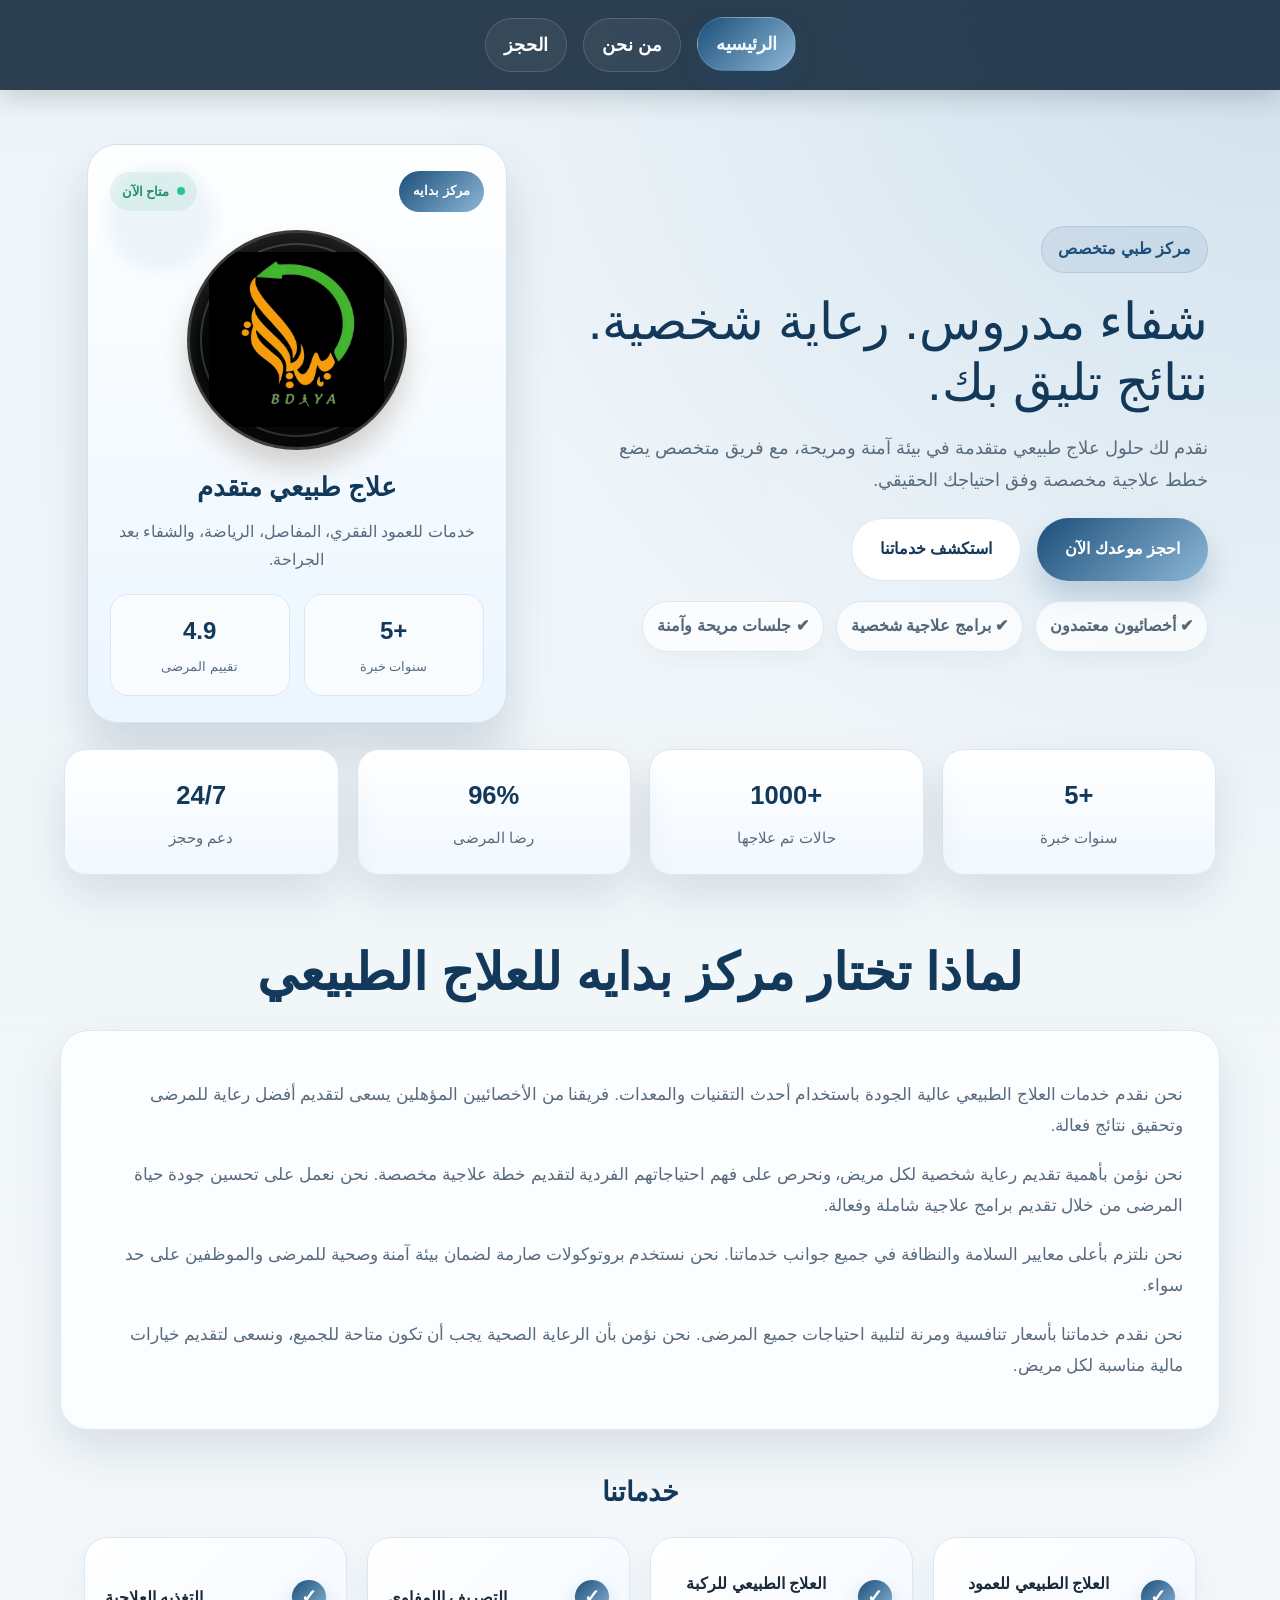
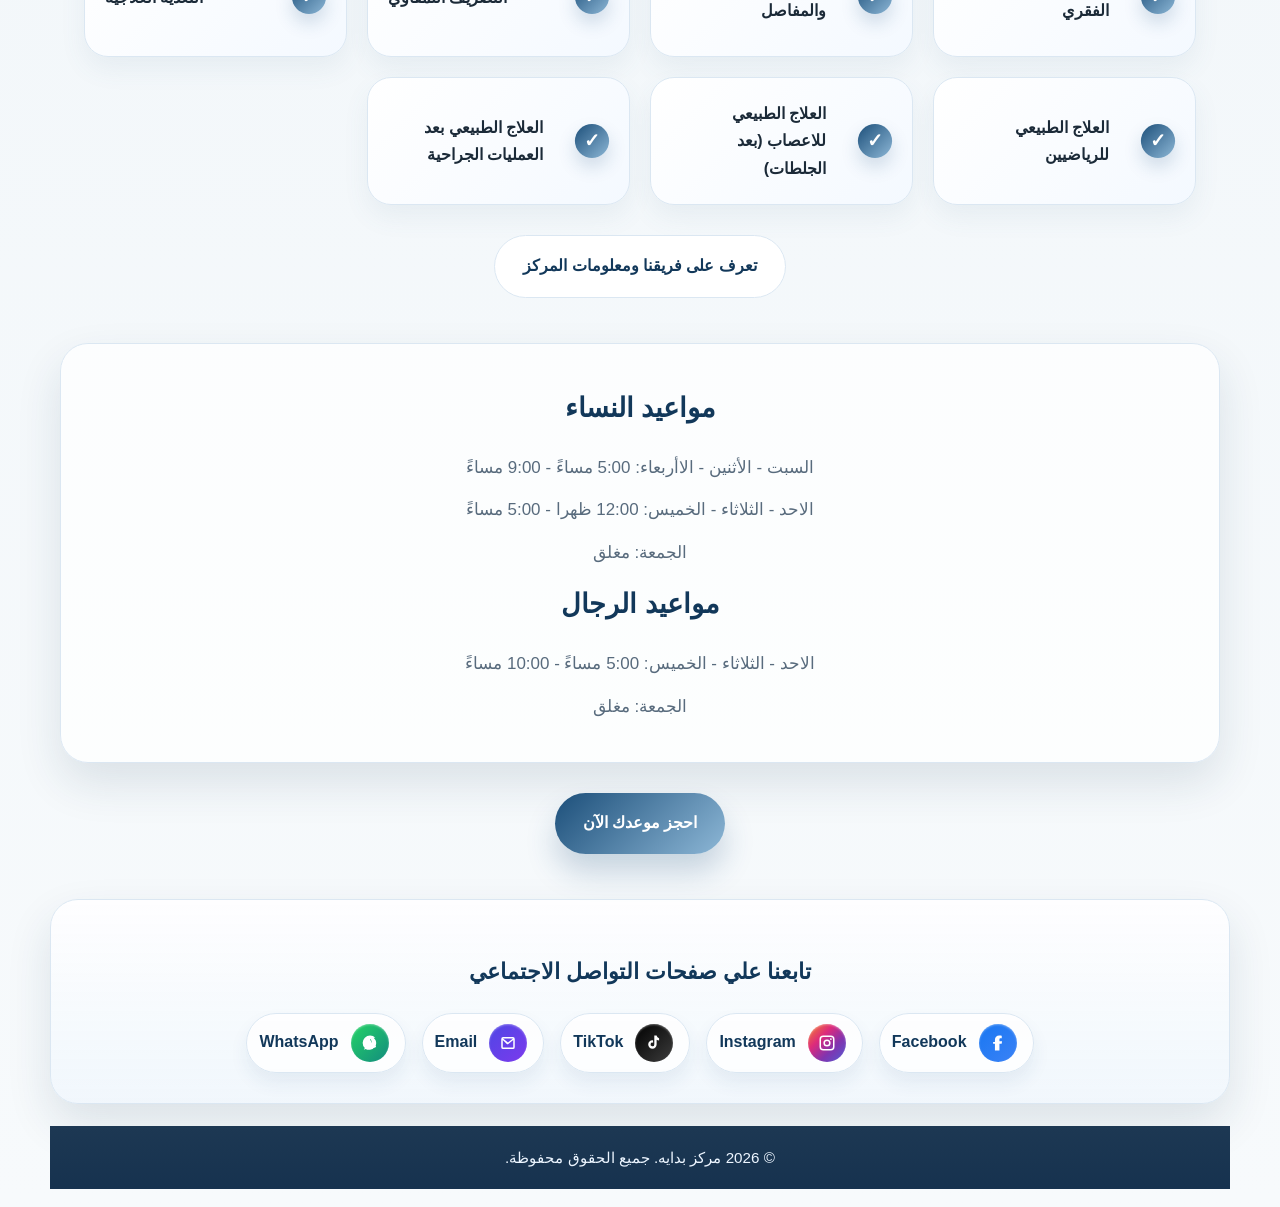
<file: index.html>
<!doctype html>
<html lang="en">
  <head>
    <meta charset="UTF-8" />
    <meta name="viewport" content="width=device-width, initial-scale=1.0" />
    <title>BDAYA - مركز بدايه </title>
    <link rel="stylesheet" href="style.css" />
  </head>
  <body class="body">
    <nav class="nav">
      <a class="nav-link" href="index.html">الرئيسيه</a>
      <a class="nav-link" href="about.html">من نحن</a>
      <a class="nav-link" href="booking.html">الحجز</a>
    </nav>

    <header class="hero reveal">
      <div class="hero-content">
        <span class="eyebrow">مركز طبي متخصص</span>
        <h1>شفاء مدروس. رعاية شخصية. نتائج تليق بك.</h1>
        <p>
          نقدم لك حلول علاج طبيعي متقدمة في بيئة آمنة ومريحة، مع فريق متخصص
          يضع خطط علاجية مخصصة وفق احتياجك الحقيقي.
        </p>

        <div class="hero-actions">
          <a class="primary-btn" href="#booking">احجز موعدك الآن</a>
          <a class="secondary-btn" href="#services">استكشف خدماتنا</a>
        </div>

        <div class="hero-badges">
          <span>✔ أخصائيون معتمدون</span>
          <span>✔ برامج علاجية شخصية</span>
          <span>✔ جلسات مريحة وآمنة</span>
        </div>
      </div>

      <div class="hero-visual">
        <div class="doctor-card">
          <div class="doctor-card-head">
            <span class="brand-pill">مركز بدايه</span>
            <span class="status-dot">متاح الآن</span>
          </div>

          <div class="doctor-figure">
            <div class="doctor-avatar">
              <img class="doctor-logo" src="assets/logo.png" alt="BDAYA logo" />
            </div>
          </div>

          <div class="doctor-info">
            <h3>علاج طبيعي متقدم</h3>
            <p>خدمات للعمود الفقري، المفاصل، الرياضة، والشفاء بعد الجراحة.</p>
          </div>

          <div class="mini-stats">
            <div>
              <strong>+5</strong>
              <span>سنوات خبرة</span>
            </div>
            <div>
              <strong>4.9</strong>
              <span>تقييم المرضى</span>
            </div>
          </div>
        </div>
      </div>
    </header>

    <section class="stats-grid reveal">
      <div class="stat-card">
        <strong>+5</strong>
        <span>سنوات خبرة</span>
      </div>
      <div class="stat-card">
        <strong>+1000</strong>
        <span>حالات تم علاجها</span>
      </div>
      <div class="stat-card">
        <strong>96%</strong>
        <span>رضا المرضى</span>
      </div>
      <div class="stat-card">
        <strong>24/7</strong>
        <span>دعم وحجز</span>
      </div>
    </section>

    <main class="main-page">
      <h2 class="main-title reveal">لماذا تختار مركز بدايه للعلاج الطبيعي</h2>

      <section class="about-section reveal">
        <div class="text">
          <p>
            نحن نقدم خدمات العلاج الطبيعي عالية الجودة باستخدام أحدث التقنيات
            والمعدات. فريقنا من الأخصائيين المؤهلين يسعى لتقديم أفضل رعاية للمرضى
            وتحقيق نتائج فعالة.
          </p>
          <p>
            نحن نؤمن بأهمية تقديم رعاية شخصية لكل مريض، ونحرص على فهم احتياجاتهم
            الفردية لتقديم خطة علاجية مخصصة. نحن نعمل على تحسين جودة حياة المرضى من
            خلال تقديم برامج علاجية شاملة وفعالة.
          </p>
          <p>
            نحن نلتزم بأعلى معايير السلامة والنظافة في جميع جوانب خدماتنا. نحن
            نستخدم بروتوكولات صارمة لضمان بيئة آمنة وصحية للمرضى والموظفين على حد
            سواء.
          </p>
          <p>
            نحن نقدم خدماتنا بأسعار تنافسية ومرنة لتلبية احتياجات جميع المرضى. نحن
            نؤمن بأن الرعاية الصحية يجب أن تكون متاحة للجميع، ونسعى لتقديم خيارات
            مالية مناسبة لكل مريض.
          </p>
        </div>
      </section>

      <section class="services-section reveal" id="services">
        <h3 class="section-title">خدماتنا</h3>
        <ul class="services-list">
          <li class="service-item">العلاج الطبيعي للعمود الفقري</li>
          <li class="service-item">العلاج الطبيعي للركبة والمفاصل</li>
          <li class="service-item">التصريف اللمفاوي</li>
          <li class="service-item">التغذيه العلاجية</li>
          <li class="service-item">العلاج الطبيعي للرياضيين</li>
          <li class="service-item">العلاج الطبيعي للاعصاب (بعد الجلطات)</li>
          <li class="service-item">العلاج الطبيعي بعد العمليات الجراحية</li>
        </ul>

        <div class="booking-wrap reveal">
          <a class="secondary-btn" href="about.html">تعرف على فريقنا ومعلومات المركز</a>
        </div>
      </section>

      <section class="schedule-section reveal" id="booking">
        <data class="schedule-box">
          <h3 class="section-title">مواعيد النساء</h3>
          <p class="schedule-text">السبت - الأثنين - الاأربعاء: 5:00 مساءً - 9:00 مساءً</p>
          <p class="schedule-text">الاحد - الثلاثاء - الخميس: 12:00 ظهرا - 5:00 مساءً</p>
          <p class="schedule-text">الجمعة: مغلق</p>

          <h3 class="section-title">مواعيد الرجال</h3>
          <p class="schedule-text">الاحد - الثلاثاء - الخميس: 5:00 مساءً - 10:00 مساءً</p>
          <p class="schedule-text">الجمعة: مغلق</p>
        </data>
      </section>

      <div class="booking-wrap reveal">
                <a class="primary-btn" href="booking.html">احجز موعدك الآن</a>
      </div>
    </main>

    <footer class="contact-footer reveal">
      <p class="footer-title">تابعنا علي صفحات التواصل الاجتماعي</p>

      <div class="social-links">
        <a class="social-link facebook" href="https://www.facebook.com/share/1BY9pbhj4E/" aria-label="Facebook">
          <span class="social-icon">
            <svg viewBox="0 0 24 24" aria-hidden="true"><path d="M13.9 22v-9h3l.5-3.5h-3.5V7.2c0-1 .3-1.7 1.8-1.7H17V2.3c-.4-.1-1.8-.3-3.4-.3-3.4 0-5.7 2.1-5.7 5.9v2.6H5.5V13h2.4v9h6Z"/></svg>
          </span>
          <span class="social-text">Facebook</span>
        </a>

        <a class="social-link instagram" href="https://www.instagram.com/bdaya.pt?igsh=MXU1NzNsdmlxMzZyaQ==" aria-label="Instagram">
          <span class="social-icon">
            <svg viewBox="0 0 24 24" aria-hidden="true"><path d="M7 2h10a5 5 0 0 1 5 5v10a5 5 0 0 1-5 5H7a5 5 0 0 1-5-5V7a5 5 0 0 1 5-5Zm0 2a3 3 0 0 0-3 3v10a3 3 0 0 0 3 3h10a3 3 0 0 0 3-3V7a3 3 0 0 0-3-3H7Zm5 3.2A4.8 4.8 0 1 1 7.2 12 4.8 4.8 0 0 1 12 7.2Zm0 2A2.8 2.8 0 1 0 14.8 12 2.8 2.8 0 0 0 12 9.2Zm5.2-3.6a1.2 1.2 0 1 1-1.2 1.2 1.2 1.2 0 0 1 1.2-1.2Z"/></svg>
          </span>
          <span class="social-text">Instagram</span>
        </a>

        <a class="social-link tiktok" href="https://www.tiktok.com/@mahmoudziada23?_r=1&_t=ZS-98siHdvY14v" aria-label="TikTok">
          <span class="social-icon">
            <svg viewBox="0 0 24 24" aria-hidden="true"><path d="M15.5 2c.5 1.7 1.7 3 3.3 3.5v3.1a8.1 8.1 0 0 1-3.3-1V14a5.6 5.6 0 1 1-5.6-5.6c.3 0 .6 0 .9.1v3.1a2.5 2.5 0 1 0 1.6 2.4V2h3.1Z"/></svg>
          </span>
          <span class="social-text">TikTok</span>
        </a>

        <a class="social-link email" href="mailto:info@bdaya.com" aria-label="Email">
          <span class="social-icon">
            <svg viewBox="0 0 24 24" aria-hidden="true"><path d="M3 6.5A2.5 2.5 0 0 1 5.5 4h13A2.5 2.5 0 0 1 21 6.5v11A2.5 2.5 0 0 1 18.5 20h-13A2.5 2.5 0 0 1 3 17.5v-11Zm2.3-.5 6.7 5.4 6.7-5.4H5.3Zm13.7 2-7 5.6a1 1 0 0 1-1.2 0L5 8v9.5c0 .3.2.5.5.5h13c.3 0 .5-.2.5-.5V8Z"/></svg>
          </span>
          <span class="social-text">Email</span>
        </a>

        <a class="social-link whatsapp" href="https://wa.me/+201062728370" aria-label="WhatsApp">
          <span class="social-icon">
            <svg viewBox="0 0 24 24" aria-hidden="true"><path d="M19.1 4.9A9.3 9.3 0 0 0 5.1 18.8L3.7 21l2.4-1.1A9.2 9.2 0 0 0 12 21a9.2 9.2 0 1 0-7-16.1Zm-7 2.1c.3 0 .6 0 .8.1.2.1.5.4.6.9.2.6.7 2.1.8 2.2.1.1.1.2.1.3 0 .2-.1.5-.2.7l-.2.3c-.2.2-.4.5-.7.6-.2.1-.4.2-.6.1-.2-.1-.9-.3-1.7-.9-.6-.4-1-1-1.2-1.2-.2-.3-.2-.5 0-.8l.3-.4c.1-.1.2-.3.3-.5.1-.2 0-.4-.1-.5l-.4-.9c-.2-.4-.4-.3-.7-.3h-.3c-.2 0-.5.1-.8.5-.3.4-.9 1-.9 2.5s1 3 1.2 3.2c.2.2 2.1 3.5 5.3 4.8.7.3 1.3.5 1.8.7.7.2 1.4.2 1.9.1.6-.1 1.8-.7 2-.9.2-.2.4-.4.5-.7.1-.3.1-.5.1-.8 0-.2-.1-.4-.2-.5l-.8-.9c-.2-.2-.5-.3-.8-.1l-1.2.6c-.2.1-.5.1-.7 0-.2-.1-.8-.3-1.6-.9-.8-.5-1.3-1.2-1.4-1.4-.1-.2-.1-.5.1-.8l.3-.3c.1-.1.2-.2.3-.4.1-.2 0-.4-.1-.5l-.9-2.1c-.1-.3-.3-.4-.5-.4h-.3Z"/></svg>
          </span>
          <span class="social-text">WhatsApp</span>
        </a>
      </div>
    </footer>

    <footer class="copyright-footer reveal">
      <p>&copy; 2026 مركز بدايه. جميع الحقوق محفوظة.</p>
    </footer>

    <script src="script.js"></script>
  </body>
</html>
</file>
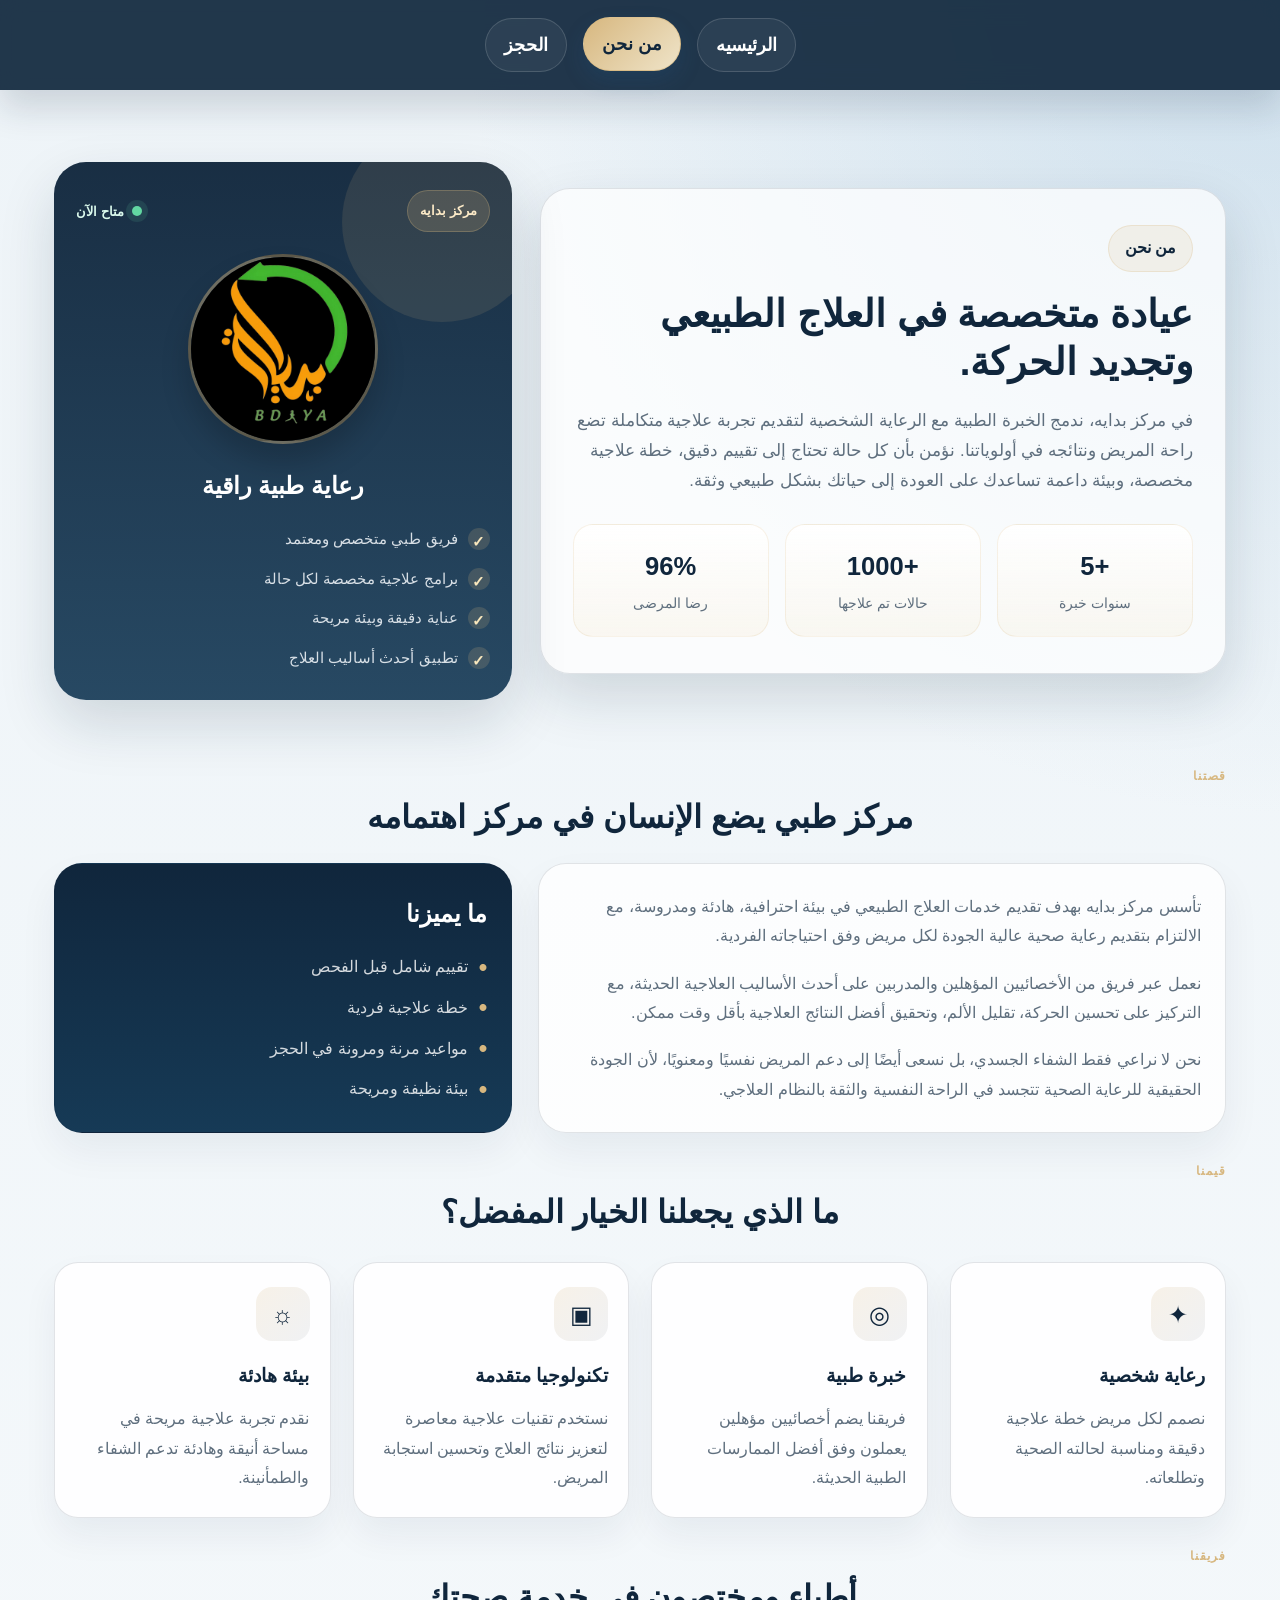
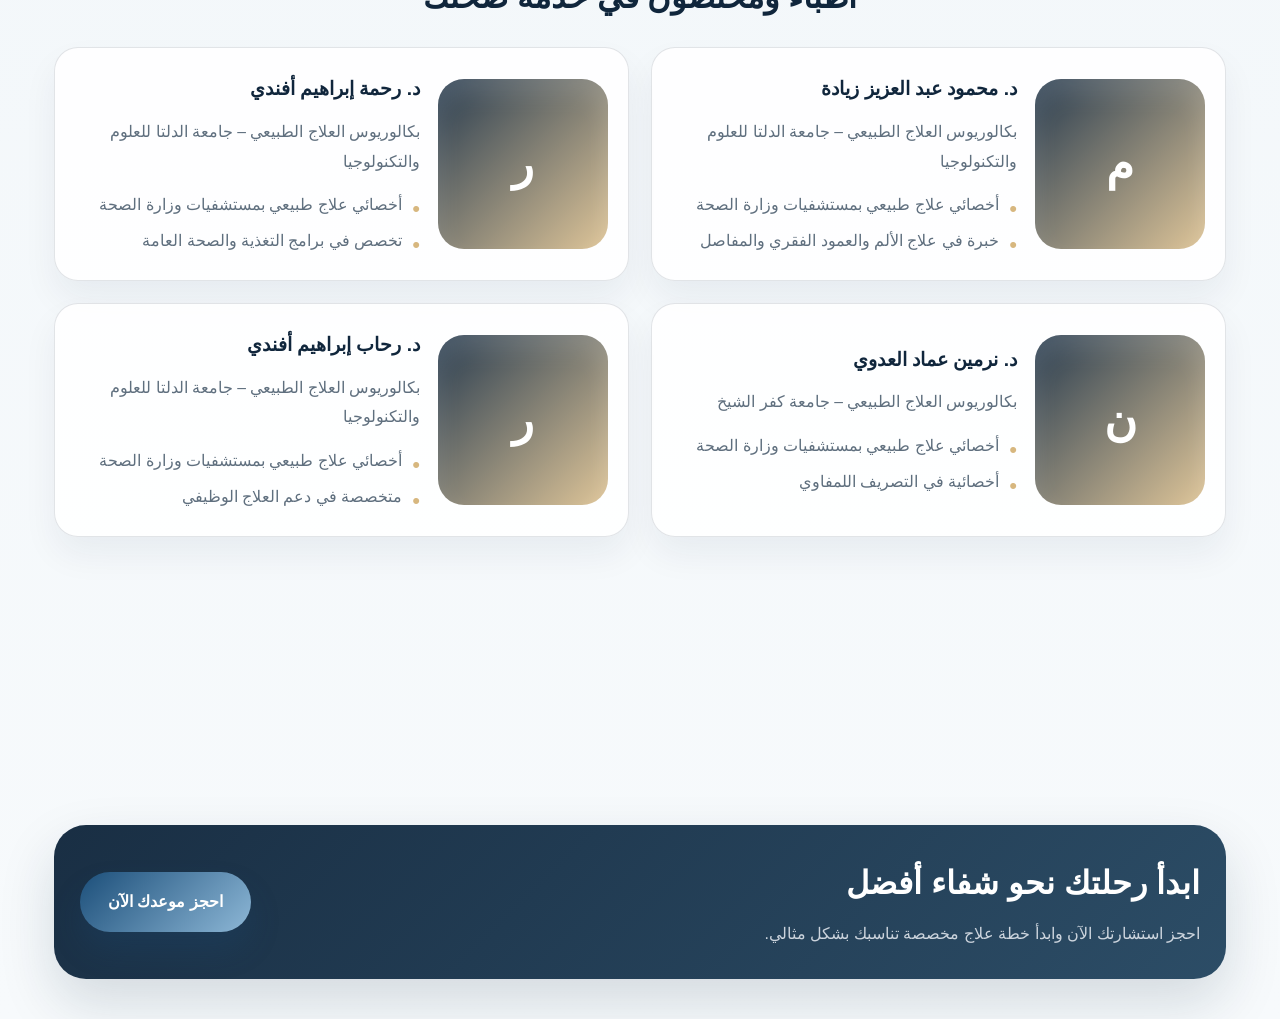
<file: about.html>
<!DOCTYPE html>
<html lang="ar" dir="rtl">
  <head>
    <meta charset="UTF-8" />
    <meta name="viewport" content="width=device-width, initial-scale=1.0" />
    <title>من نحن | مركز بدايه</title>
    <link rel="stylesheet" href="style.css" />
    <link rel="stylesheet" href="about.css" />
  </head>
  <body class="body about-page">
    <nav class="nav">
      <a class="nav-link" href="index.html">الرئيسيه</a>
      <a class="nav-link active" href="about.html">من نحن</a>
      <a class="nav-link" href="booking.html">الحجز</a>
    </nav>

    <header class="about-hero">
      <div class="about-hero__content">
        <span class="eyebrow">من نحن</span>
        <h1>عيادة متخصصة في العلاج الطبيعي وتجديد الحركة.</h1>
        <p>
          في مركز بدايه، ندمج الخبرة الطبية مع الرعاية الشخصية لتقديم تجربة علاجية
          متكاملة تضع راحة المريض ونتائجه في أولوياتنا. نؤمن بأن كل حالة تحتاج إلى
          تقييم دقيق، خطة علاجية مخصصة، وبيئة داعمة تساعدك على العودة إلى حياتك
          بشكل طبيعي وثقة.
        </p>

        <div class="about-hero__stats">
          <div class="about-stat">
            <strong>+5</strong>
            <span>سنوات خبرة</span>
          </div>
          <div class="about-stat">
            <strong>+1000</strong>
            <span>حالات تم علاجها</span>
          </div>
          <div class="about-stat">
            <strong>96%</strong>
            <span>رضا المرضى</span>
          </div>
        </div>
      </div>

      <div class="about-hero__panel">
        <div class="about-panel">
          <div class="about-panel__top">
            <span class="about-panel__badge">مركز بدايه</span>
            <span class="about-panel__status">متاح الآن</span>
          </div>

          <div class="about-panel__logo">
            <img src="assets/logo.png" alt="شعار مركز بدايه" />
          </div>

          <h2 class="about-panel__title">رعاية طبية راقية</h2>

          <ul class="about-panel__list">
            <li>فريق طبي متخصص ومعتمد</li>
            <li>برامج علاجية مخصصة لكل حالة</li>
            <li>عناية دقيقة وبيئة مريحة</li>
            <li>تطبيق أحدث أساليب العلاج</li>
          </ul>
        </div>
      </div>
    </header>

    <section class="about-story">
      <div class="section-kicker">قصتنا</div>
      <h2 class="section-title">مركز طبي يضع الإنسان في مركز اهتمامه</h2>

      <div class="story-grid">
        <div class="story-copy">
          <p>
            تأسس مركز بدايه بهدف تقديم خدمات العلاج الطبيعي في بيئة احترافية، هادئة
            ومدروسة، مع الالتزام بتقديم رعاية صحية عالية الجودة لكل مريض وفق
            احتياجاته الفردية.
          </p>
          <p>
            نعمل عبر فريق من الأخصائيين المؤهلين والمدربين على أحدث الأساليب العلاجية
            الحديثة، مع التركيز على تحسين الحركة، تقليل الألم، وتحقيق أفضل النتائج
            العلاجية بأقل وقت ممكن.
          </p>
          <p>
            نحن لا نراعي فقط الشفاء الجسدي، بل نسعى أيضًا إلى دعم المريض نفسيًا
            ومعنويًا، لأن الجودة الحقيقية للرعاية الصحية تتجسد في الراحة النفسية
            والثقة بالنظام العلاجي.
          </p>
        </div>

        <aside class="story-note">
          <h3>ما يميزنا</h3>
          <ul>
            <li>تقييم شامل قبل الفحص</li>
            <li>خطة علاجية فردية</li>
            <li>مواعيد مرنة ومرونة في الحجز</li>
            <li>بيئة نظيفة ومريحة</li>
          </ul>
        </aside>
      </div>
    </section>

    <section class="about-values">
      <div class="section-kicker">قيمنا</div>
      <h2 class="section-title">ما الذي يجعلنا الخيار المفضل؟</h2>

      <div class="values-grid">
        <article class="value-card">
          <div class="value-card__icon">✦</div>
          <h3>رعاية شخصية</h3>
          <p>نصمم لكل مريض خطة علاجية دقيقة ومناسبة لحالته الصحية وتطلعاته.</p>
        </article>

        <article class="value-card">
          <div class="value-card__icon">◎</div>
          <h3>خبرة طبية</h3>
          <p>فريقنا يضم أخصائيين مؤهلين يعملون وفق أفضل الممارسات الطبية الحديثة.</p>
        </article>

        <article class="value-card">
          <div class="value-card__icon">▣</div>
          <h3>تكنولوجيا متقدمة</h3>
          <p>نستخدم تقنيات علاجية معاصرة لتعزيز نتائج العلاج وتحسين استجابة المريض.</p>
        </article>

        <article class="value-card">
          <div class="value-card__icon">☼</div>
          <h3>بيئة هادئة</h3>
          <p>نقدم تجربة علاجية مريحة في مساحة أنيقة وهادئة تدعم الشفاء والطمأنينة.</p>
        </article>
      </div>
    </section>

    <section class="about-team">
      <div class="section-kicker">فريقنا</div>
      <h2 class="section-title">أطباء ومختصون في خدمة صحتك</h2>

      <div class="team-grid">
        <article class="doctor-card-elite">
          <div class="doctor-portrait">م</div>
          <div>
            <h3>د. محمود عبد العزيز زيادة</h3>
            <p>بكالوريوس العلاج الطبيعي – جامعة الدلتا للعلوم والتكنولوجيا</p>
            <ul>
              <li>أخصائي علاج طبيعي بمستشفيات وزارة الصحة</li>
              <li>خبرة في علاج الألم والعمود الفقري والمفاصل</li>
            </ul>
          </div>
        </article>

        <article class="doctor-card-elite">
          <div class="doctor-portrait">ر</div>
          <div>
            <h3>د. رحمة إبراهيم أفندي</h3>
            <p>بكالوريوس العلاج الطبيعي – جامعة الدلتا للعلوم والتكنولوجيا</p>
            <ul>
              <li>أخصائي علاج طبيعي بمستشفيات وزارة الصحة</li>
              <li>تخصص في برامج التغذية والصحة العامة</li>
            </ul>
          </div>
        </article>

        <article class="doctor-card-elite">
          <div class="doctor-portrait">ن</div>
          <div>
            <h3>د. نرمين عماد العدوي</h3>
            <p>بكالوريوس العلاج الطبيعي – جامعة كفر الشيخ</p>
            <ul>
              <li>أخصائي علاج طبيعي بمستشفيات وزارة الصحة</li>
              <li>أخصائية في التصريف اللمفاوي</li>
            </ul>
          </div>
        </article>

        <article class="doctor-card-elite">
          <div class="doctor-portrait">ر</div>
          <div>
            <h3>د. رحاب إبراهيم أفندي</h3>
            <p>بكالوريوس العلاج الطبيعي – جامعة الدلتا للعلوم والتكنولوجيا</p>
            <ul>
              <li>أخصائي علاج طبيعي بمستشفيات وزارة الصحة</li>
              <li>متخصصة في دعم العلاج الوظيفي</li>
            </ul>
          </div>
        </article>

        <article class="doctor-card-elite">
          <div class="doctor-portrait">م</div>
          <div>
            <h3>د. محمد الشاعر</h3>
            <p>بكالوريوس العلاج الطبيعي – جامعة كفر الشيخ</p>
            <ul>
              <li>أخصائي علاج طبيعي</li>
              <li>أخصائي في الأبر الصينية</li>
            </ul>
          </div>
        </article>

        <article class="doctor-card-elite">
          <div class="doctor-portrait">ع</div>
          <div>
            <h3>د.عبد الرحمن صوار</h3>
            <p>بكالوريوس العلاج الطبيعي – جامعة كفر الشيخ</p>
            <ul>
              <li>أخصائي علاج طبيعي</li>
              <li>أخصائي في العلاج اليدوي</li>
            </ul>
          </div>
        </article>
      </div>
    </section>

    <section class="about-cta">
      <div class="about-cta__box">
        <div>
          <h2>ابدأ رحلتك نحو شفاء أفضل</h2>
          <p>احجز استشارتك الآن وابدأ خطة علاج مخصصة تناسبك بشكل مثالي.</p>
        </div>
        <a class="primary-btn" href="booking.html">احجز موعدك الآن</a>
      </div>
    </section>

    <script src="about.js"></script>
  </body>
</html>
</file>
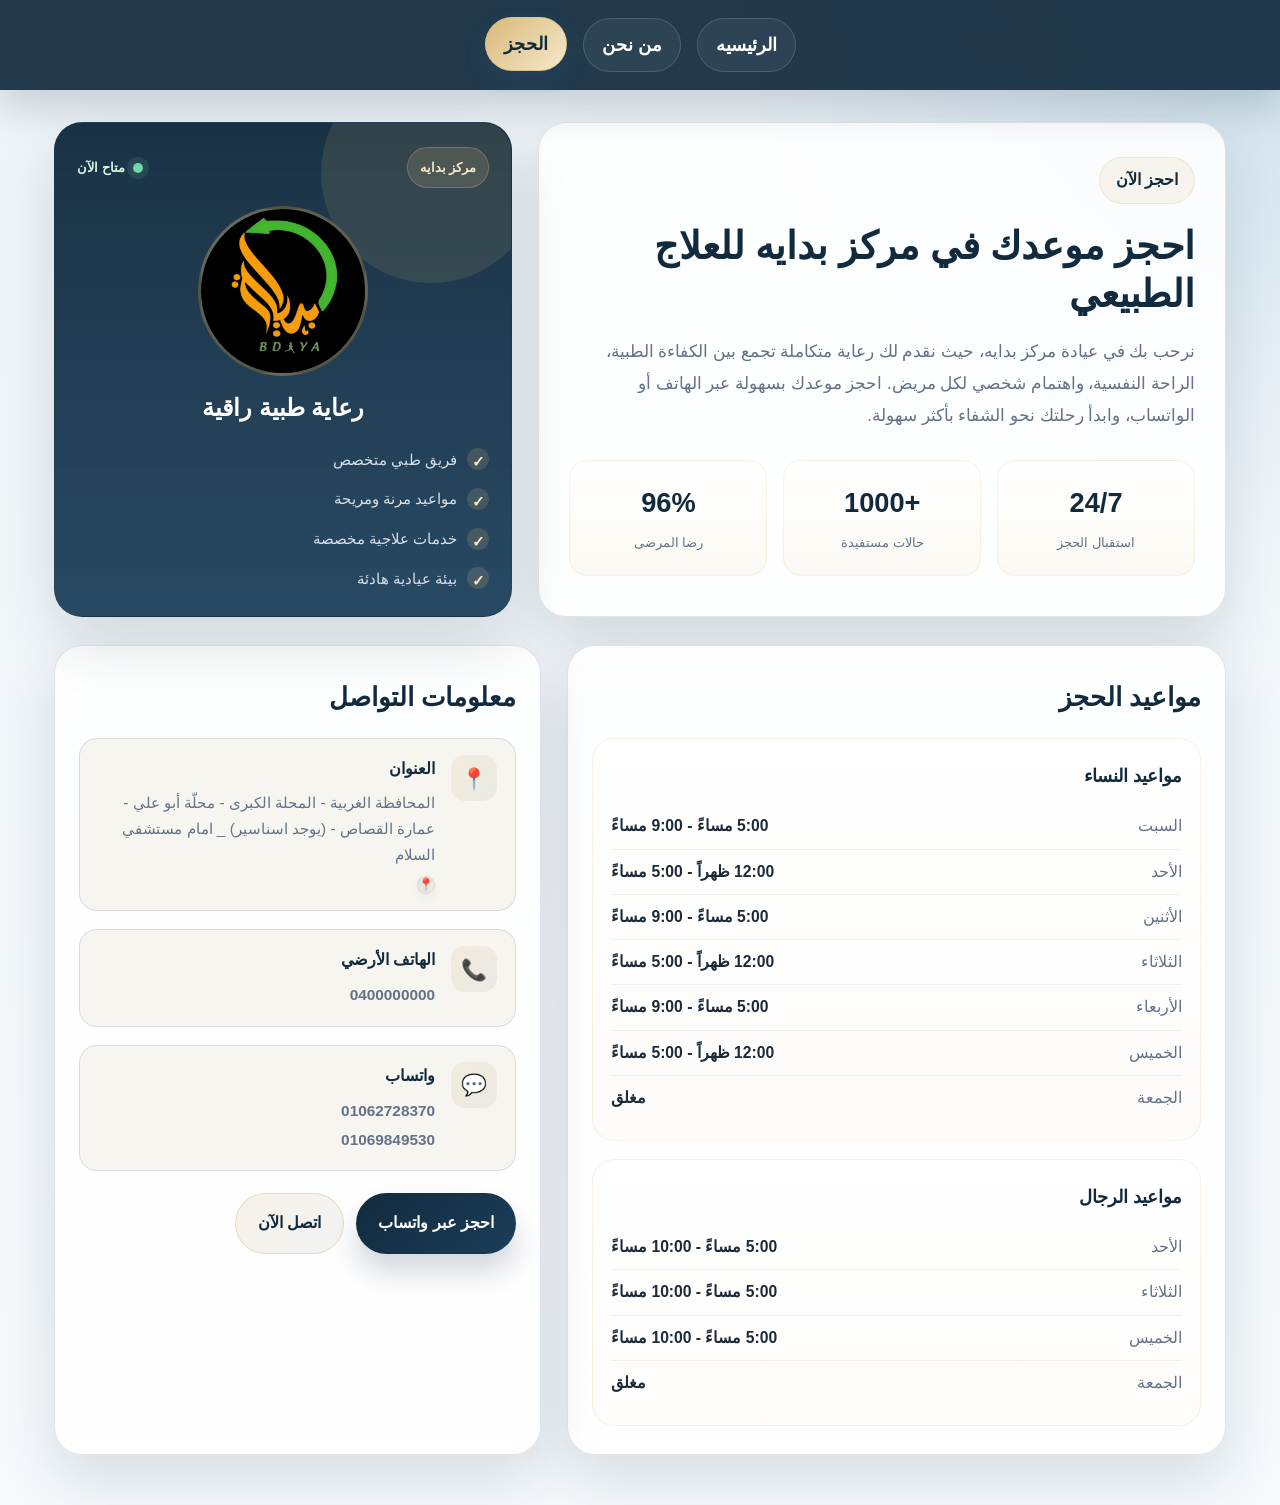
<file: booking.html>
<!DOCTYPE html>
<html lang="ar" dir="rtl">
  <head>
    <meta charset="UTF-8" />
    <meta name="viewport" content="width=device-width, initial-scale=1.0" />
    <title>الحجز | مركز بدايه</title>
    <link rel="stylesheet" href="style.css" />
    <link rel="stylesheet" href="booking.css" />
  </head>
  <body class="body booking-page">
    <nav class="nav">
      <a class="nav-link" href="index.html">الرئيسيه</a>
      <a class="nav-link" href="about.html">من نحن</a>
      <a class="nav-link active" href="booking.html">الحجز</a>
    </nav>

    <main class="booking-shell">
      <section class="booking-hero">
        <div class="booking-hero__content">
          <span class="booking-kicker">احجز الآن</span>
          <h1>احجز موعدك في مركز بدايه للعلاج الطبيعي</h1>
          <p>
            نرحب بك في عيادة مركز بدايه، حيث نقدم لك رعاية متكاملة تجمع بين
            الكفاءة الطبية، الراحة النفسية، واهتمام شخصي لكل مريض. احجز موعدك
            بسهولة عبر الهاتف أو الواتساب، وابدأ رحلتك نحو الشفاء بأكثر سهولة.
          </p>

          <div class="booking-metrics">
            <div class="metric-box">
              <strong>24/7</strong>
              <span>استقبال الحجز</span>
            </div>
            <div class="metric-box">
              <strong>+1000</strong>
              <span>حالات مستفيدة</span>
            </div>
            <div class="metric-box">
              <strong>96%</strong>
              <span>رضا المرضى</span>
            </div>
          </div>
        </div>

        <aside class="booking-summary">
          <div class="booking-summary__header">
            <span class="booking-badge">مركز بدايه</span>
            <span class="booking-status">متاح الآن</span>
          </div>

          <div class="booking-logo">
            <img src="assets/logo.png" alt="شعار مركز بدايه" />
          </div>

          <h2>رعاية طبية راقية</h2>

          <ul class="summary-list">
            <li>فريق طبي متخصص</li>
            <li>مواعيد مرنة ومريحة</li>
            <li>خدمات علاجية مخصصة</li>
            <li>بيئة عيادية هادئة</li>
          </ul>
        </aside>
      </section>

      <section class="booking-content">
        <div class="schedule-panel">
          <div class="panel-head">
            <h3>مواعيد الحجز</h3>
          </div>

          <div class="schedule-grid">
            <div class="schedule-card">
              <h4>مواعيد النساء</h4>
              <div class="schedule-row">
                <span>السبت</span>
                <strong>5:00 مساءً - 9:00 مساءً</strong>
              </div>
              <div class="schedule-row">
                <span>الأحد</span>
                <strong>12:00 ظهراً - 5:00 مساءً</strong>
              </div>
              <div class="schedule-row">
                <span>الأثنين</span>
                <strong>5:00 مساءً - 9:00 مساءً</strong>
              </div>
              <div class="schedule-row">
                <span>الثلاثاء</span>
                <strong>12:00 ظهراً - 5:00 مساءً</strong>
              </div>
              <div class="schedule-row">
                <span>الأربعاء</span>
                <strong>5:00 مساءً - 9:00 مساءً</strong>
              </div>
              <div class="schedule-row">
                <span>الخميس</span>
                <strong>12:00 ظهراً - 5:00 مساءً</strong>
              </div>
              <div class="schedule-row">
                <span>الجمعة</span>
                <strong>مغلق</strong>
              </div>
            </div>

            <div class="schedule-card">
              <h4>مواعيد الرجال</h4>
              <div class="schedule-row">
                <span>الأحد</span>
                <strong>5:00 مساءً - 10:00 مساءً</strong>
              </div>
              <div class="schedule-row">
                <span>الثلاثاء</span>
                <strong>5:00 مساءً - 10:00 مساءً</strong>
              </div>
              <div class="schedule-row">
                <span>الخميس</span>
                <strong>5:00 مساءً - 10:00 مساءً</strong>
              </div>
              <div class="schedule-row">
                <span>الجمعة</span>
                <strong>مغلق</strong>
              </div>
            </div>
          </div>
        </div>

        <aside class="info-panel">
          <div class="panel-head">
            <h3>معلومات التواصل</h3>
          </div>

          <div class="info-list">
            <div class="info-item">
              <div class="info-icon">📍</div>
              <div>
                <strong>العنوان</strong>
                <div class="address-line">
                  <span>المحافظة الغربية - المحلة الكبرى - محلّة أبو علي - عمارة القصاص - (يوجد اسناسير) _ امام مستشفي السلام</span>
                  <a
                    href="https://www.google.com/maps/search/?api=1&query=المحلة%20الكبرى%20محلة%20أبو%20علي%20بجوار%20مطعم%عمم%20القصاص"
                    target="_blank"
                    rel="noreferrer"
                    class="map-link"
                    aria-label="فتح الموقع على جوجل مابس"
                  ></a>
                </div>
              </div>
            </div>

            <div class="info-item">
              <div class="info-icon">📞</div>
              <div>
                <strong>الهاتف الأرضي</strong>
                <a href="tel:0400000000">0400000000</a>
              </div>
            </div>

            <div class="info-item">
              <div class="info-icon">💬</div>
              <div>
                <strong>واتساب</strong>
                <a href="https://wa.me/201062728370">01062728370</a><br />
                <a href="https://wa.me/201000000000">01069849530</a>
              </div>
            </div>
          </div>

          <div class="contact-actions">
            <a class="primary-btn" href="https://wa.me/201062728370" target="_blank" rel="noreferrer">احجز عبر واتساب</a>
            <a class="secondary-btn" href="tel:0400000000">اتصل الآن</a>
          </div>
        </aside>
      </section>
    </main>

    <script src="booking.js"></script>
  </body>
</html>
</file>
<file: style.css>
:root {
  --bg: #edf3f9;
  --bg-soft: #f7fbff;
  --card: #ffffff;
  --primary: #1c4f7a;
  --primary-dark: #12385a;
  --secondary: #536779;
  --accent: #8db7d6;
  --accent-2: #cfe2f3;
  --line: #dbe7f2;
  --text: #1b2a38;
  --muted: #586b7d;
  --shadow: 0 20px 45px rgba(21, 54, 84, 0.12);
}

* {
  box-sizing: border-box;
}

html {
  scroll-behavior: smooth;
}

body.body {
  margin: 0;
  direction: rtl;
  font-family: "Segoe UI", Tahoma, Geneva, Verdana, sans-serif;
  background:
    radial-gradient(circle at top right, rgba(141, 183, 214, 0.32), transparent 28%),
    linear-gradient(180deg, #eef4f8 0%, #f7fafc 100%);
  color: var(--text);
  line-height: 1.8;
}

img {
  max-width: 100%;
  display: block;
}

.nav {
  position: sticky;
  top: 0;
  z-index: 50;
  display: flex;
  justify-content: center;
  align-items: center;
  flex-wrap: wrap;
  gap: 16px;
  padding: 18px 24px;
  background: rgba(16, 38, 58, 0.88);
  backdrop-filter: blur(12px);
  box-shadow: 0 8px 24px rgba(14, 33, 48, 0.18);
}

.nav-link {
  text-decoration: none;
  color: #ffffff;
  font-size: 18px;
  font-weight: 600;
  padding: 10px 18px;
  border-radius: 999px;
  background: rgba(255, 255, 255, 0.05);
  border: 1px solid rgba(255, 255, 255, 0.15);
  transition: all 0.3s ease;
}

.nav-link:hover,
.nav-link.active {
  color: #f2f9ff;
  background: linear-gradient(135deg, var(--primary) 0%, var(--accent) 100%);
  transform: translateY(-1px);
  box-shadow: 0 10px 20px rgba(28, 79, 122, 0.25);
}

.hero {
  max-width: 1220px;
  margin: 24px auto 10px;
  padding: 30px 24px 10px;
  display: grid;
  grid-template-columns: 1.15fr 0.85fr;
  align-items: center;
  gap: 30px;
}

.hero-content {
  padding: 20px 18px 10px;
}

.eyebrow {
  display: inline-block;
  background: rgba(28, 79, 122, 0.08);
  color: var(--primary);
  border: 1px solid rgba(28, 79, 122, 0.12);
  border-radius: 999px;
  padding: 8px 16px;
  font-weight: 700;
  margin-bottom: 18px;
}

.hero h1 {
  margin: 0;
  font-size: clamp(2.6rem, 4vw, 4.4rem);
  line-height: 1.2;
  color: var(--primary-dark);
  font-weight: 500;
}

.hero p {
  margin: 18px 0 22px;
  color: var(--muted);
  font-size: 1.12rem;
  max-width: 610px;
}

.hero-actions {
  display: flex;
  flex-wrap: wrap;
  gap: 16px;
  margin-bottom: 20px;
}

.primary-btn,
.secondary-btn {
  display: inline-flex;
  align-items: center;
  justify-content: center;
  text-decoration: none;
  border-radius: 999px;
  padding: 16px 28px;
  font-weight: 700;
  transition: all 0.25s ease;
}

.primary-btn {
  background: linear-gradient(135deg, var(--primary) 0%, var(--accent) 100%);
  color: #fff;
  box-shadow: 0 18px 30px rgba(28, 79, 122, 0.22);
}

.secondary-btn {
  background: #fff;
  color: var(--primary-dark);
  border: 1px solid var(--line);
}

.primary-btn:hover,
.secondary-btn:hover {
  transform: translateY(-2px);
}

.hero-badges {
  display: flex;
  flex-wrap: wrap;
  gap: 12px;
}

.hero-badges span {
  padding: 10px 14px;
  border-radius: 999px;
  background: rgba(255, 255, 255, 0.7);
  border: 1px solid var(--line);
  color: var(--secondary);
  font-weight: 600;
  box-shadow: 0 8px 18px rgba(27, 42, 56, 0.04);
}

.hero-visual {
  display: flex;
  justify-content: center;
  align-items: center;
  min-height: 420px;
}

.doctor-card {
  width: min(100%, 420px);
  background: linear-gradient(180deg, rgba(255,255,255,0.92) 0%, rgba(235,245,255,0.92) 100%);
  border: 1px solid rgba(141, 183, 214, 0.35);
  border-radius: 30px;
  padding: 26px 22px;
  box-shadow: 0 28px 48px rgba(19, 56, 90, 0.16);
  position: relative;
  animation: float 4s ease-in-out infinite;
}

.doctor-card::before {
  content: "";
  position: absolute;
  inset: 18px auto auto 18px;
  width: 110px;
  height: 110px;
  background: rgba(141, 183, 214, 0.12);
  border-radius: 50%;
  filter: blur(8px);
}

.doctor-card-head {
  display: flex;
  align-items: center;
  justify-content: space-between;
  gap: 12px;
  margin-bottom: 18px;
}

.brand-pill {
  background: linear-gradient(135deg, var(--primary) 0%, var(--accent) 100%);
  color: #fff;
  padding: 8px 14px;
  border-radius: 999px;
  font-size: 0.84rem;
  font-weight: 700;
}

.status-dot {
  display: inline-flex;
  align-items: center;
  gap: 8px;
  padding: 8px 12px;
  border-radius: 999px;
  background: rgba(33, 170, 118, 0.1);
  color: #178a62;
  font-size: 0.8rem;
  font-weight: 700;
}

.status-dot::before {
  content: "";
  width: 8px;
  height: 8px;
  background: #22c38e;
  border-radius: 50%;
  display: inline-block;
}

.doctor-figure {
  display: flex;
  justify-content: center;
  margin: 12px 0 14px;
}

.doctor-avatar {
  width: 220px;
  height: 220px;
  border-radius: 50%;
  display: grid;
  place-items: center;
  background: linear-gradient(135deg, #020202 0%, #070707 100%);
  box-shadow: inset 0 14px 22px rgba(255,255,255,0.12), 0 18px 26px rgba(95, 68, 43, 0.22);
  position: relative;
  overflow: hidden;
  border: 3px solid rgba(255,255,255,0.22);
}

.doctor-avatar::before {
  content: "";
  position: absolute;
  inset: 10px;
  border-radius: 50%;
  border: 2px solid rgba(255,255,255,0.18);
}

.doctor-logo {
  position: relative;
  z-index: 1;
  width: 82%;
  height: 82%;
  object-fit: contain;
  display: block;
  filter: drop-shadow(0 8px 14px rgba(12, 32, 50, 0.18));
}

.doctor-info {
  text-align: center;
}

.doctor-info h3 {
  margin: 0 0 8px;
  font-size: 1.6rem;
  color: var(--primary-dark);
}

.doctor-info p {
  margin: 0;
  color: var(--muted);
  font-size: 0.98rem;
}

.mini-stats {
  margin-top: 20px;
  display: grid;
  grid-template-columns: repeat(2, minmax(0, 1fr));
  gap: 14px;
}

.mini-stats div {
  background: rgba(255,255,255,0.65);
  border: 1px solid var(--line);
  border-radius: 18px;
  padding: 14px 12px;
  text-align: center;
}

.mini-stats strong {
  display: block;
  font-size: 1.5rem;
  color: var(--primary-dark);
}

.mini-stats span {
  font-size: 0.8rem;
  color: var(--muted);
}

.stats-grid {
  max-width: 1200px;
  margin: 16px auto 0;
  padding: 0 24px;
  display: grid;
  grid-template-columns: repeat(4, minmax(0, 1fr));
  gap: 18px;
}

.stat-card {
  background: linear-gradient(180deg, #ffffff 0%, #f1f8ff 100%);
  border: 1px solid var(--line);
  border-radius: 22px;
  padding: 22px 18px;
  box-shadow: var(--shadow);
  text-align: center;
}

.stat-card strong {
  display: block;
  font-size: clamp(1.6rem, 2vw, 2.2rem);
  color: var(--primary-dark);
}

.stat-card span {
  display: block;
  margin-top: 6px;
  font-size: 0.96rem;
  color: var(--muted);
}

.main-page {
  max-width: 1200px;
  margin: 0 auto;
  padding: 24px 20px 0;
}

.main-title {
  text-align: center;
  font-size: clamp(2.2rem, 4vw, 3.6rem);
  color: var(--primary-dark);
  margin: 36px auto 18px;
  line-height: 1.5;
  font-weight: 800;
}

.about-section,
.services-section,
.schedule-section,
.contact-footer,
.copyright-footer {
  max-width: 1180px;
  margin: 18px auto;
}

.text,
.schedule-box,
.contact-footer {
  background: rgba(255, 255, 255, 0.72);
  border: 1px solid var(--line);
  border-radius: 28px;
  box-shadow: var(--shadow);
}

.text {
  padding: 30px 36px;
}

.text p {
  margin: 18px 0;
  color: var(--muted);
  font-size: 1.08rem;
}

.services-section {
  padding: 8px 0 0;
}

.section-title {
  text-align: center;
  margin: 12px auto 20px;
  font-size: clamp(1.7rem, 2vw, 2.3rem);
  color: var(--primary-dark);
  font-weight: 800;
}

.services-list {
  list-style: none;
  margin: 0 auto 28px;
  padding: 0 24px;
  display: grid;
  grid-template-columns: repeat(auto-fit, minmax(260px, 1fr));
  gap: 20px;
}

.service-item {
  position: relative;
  display: flex;
  align-items: center;
  justify-content: flex-end;
  min-height: 120px;
  padding: 22px 86px 22px 20px;
  border-radius: 24px;
  background: linear-gradient(135deg, #ffffff 0%, #f4f9ff 100%);
  border: 1px solid var(--line);
  box-shadow: 0 12px 26px rgba(73, 109, 144, 0.08);
  color: var(--text);
  font-weight: 700;
  text-align: right;
  line-height: 1.7;
}

.service-item::before {
  content: "✓";
  position: absolute;
  right: 18px;
  top: 50%;
  transform: translateY(-50%) scale(0.9);
  width: 38px;
  height: 38px;
  display: inline-flex;
  align-items: center;
  justify-content: center;
  border-radius: 50%;
  background: linear-gradient(135deg, var(--primary) 0%, var(--accent) 100%);
  color: #fff;
  font-size: 1.3rem;
  font-weight: 800;
  box-shadow: 0 10px 20px rgba(28, 79, 122, 0.18);
  animation: checkPulse 2.2s ease-in-out infinite;
}

@keyframes checkPulse {
  0%,
  100% {
    transform: translateY(-50%) scale(0.96);
    box-shadow: 0 10px 20px rgba(28, 79, 122, 0.18);
  }
  50% {
    transform: translateY(-50%) scale(1.05);
    box-shadow: 0 14px 24px rgba(28, 79, 122, 0.24);
  }
}

.schedule-box {
  display: block;
  padding: 28px 30px;
}

.schedule-box .section-title {
  margin-top: 12px;
}

.schedule-text {
  margin: 12px 0;
  color: var(--muted);
  font-size: 1.06rem;
  text-align: center;
}

.booking-wrap {
  display: flex;
  justify-content: center;
  margin: 30px auto 45px;
}

.booking-btn {
  border: none;
  background: linear-gradient(135deg, var(--primary) 0%, var(--accent) 100%);
  color: #fff;
  font-size: 1.15rem;
  font-weight: 700;
  padding: 18px 34px;
  border-radius: 999px;
  cursor: pointer;
  box-shadow: 0 18px 30px rgba(19, 70, 108, 0.28);
  transition: transform 0.25s ease, box-shadow 0.25s ease;
}

.booking-btn:hover {
  transform: translateY(-2px) scale(1.01);
  box-shadow: 0 22px 34px rgba(19, 70, 108, 0.32);
}

.contact-footer {
  padding: 30px 26px;
  background: linear-gradient(180deg, rgba(255,255,255,0.82) 0%, rgba(240,246,252,0.9) 100%);
}

.footer-title {
  text-align: center;
  font-size: 1.4rem;
  font-weight: 800;
  color: var(--primary-dark);
  margin-bottom: 20px;
}

.social-links {
  display: flex;
  flex-wrap: wrap;
  justify-content: center;
  gap: 16px;
  margin-top: 12px;
}

.social-link {
  display: inline-flex;
  align-items: center;
  gap: 12px;
  padding: 10px 16px 10px 12px;
  border-radius: 999px;
  background: rgba(255,255,255,0.78);
  border: 1px solid var(--line);
  box-shadow: 0 10px 18px rgba(28, 79, 122, 0.08);
  text-decoration: none;
  color: var(--text);
  font-weight: 700;
  transition: transform 0.25s ease, box-shadow 0.25s ease;
}

.social-link:hover {
  transform: translateY(-2px);
  box-shadow: 0 14px 22px rgba(28, 79, 122, 0.12);
}

.social-icon {
  width: 38px;
  height: 38px;
  border-radius: 50%;
  display: inline-flex;
  align-items: center;
  justify-content: center;
  color: #fff;
  font-size: 1rem;
  font-weight: 800;
  background: linear-gradient(135deg, var(--primary) 0%, var(--accent) 100%);
  box-shadow: inset 0 1px 2px rgba(255,255,255,0.35);
}

.social-icon svg {
  width: 18px;
  height: 18px;
  fill: currentColor;
  display: block;
}

.social-text {
  color: var(--primary-dark);
}

.facebook .social-icon { background: linear-gradient(135deg, #1877f2 0%, #3b82f6 100%); }
.instagram .social-icon { background: linear-gradient(135deg, #f58529 0%, #dd2a7b 35%, #8134af 65%, #515bd4 100%); }
.twitter .social-icon { background: linear-gradient(135deg, #1d9bf0 0%, #0f172a 100%); }
.tiktok .social-icon { background: linear-gradient(135deg, #000000 0%, #3d3d3d 100%); }
.email .social-icon { background: linear-gradient(135deg, #4f46e5 0%, #7c3aed 100%); }
.whatsapp .social-icon { background: linear-gradient(135deg, #25d366 0%, #128c7e 100%); }

.contact-footer a,
.text a,
body a {
  color: var(--primary);
  text-decoration: none;
  font-weight: 700;
}

.contact-footer a:hover,
.text a:hover,
body a:hover {
  color: var(--primary-dark);
  text-decoration: underline;
}

.copyright-footer {
  background: linear-gradient(180deg, #1d3853 0%, #16324f 100%);
  color: #ecf5ff;
  text-align: center;
  padding: 18px 16px;
  border-radius: 0;
  margin-top: 22px;
  box-shadow: none;
}

.copyright-footer p {
  margin: 0;
  font-size: 0.95rem;
}

.reveal {
  opacity: 0;
  transform: translateY(28px);
  animation: reveal 0.9s ease forwards;
}

.script-page {
  max-width: 1200px;
  margin: 0 auto;
  padding: 32px 20px 60px;
}

.script-hero {
  background: linear-gradient(135deg, rgba(255,255,255,0.9), rgba(232,242,250,0.9));
  border: 1px solid var(--line);
  border-radius: 32px;
  box-shadow: var(--shadow);
  padding: 34px 28px;
  margin-bottom: 28px;
}

.script-hero h1 {
  margin: 0 0 16px;
  color: var(--primary-dark);
  font-size: clamp(2.2rem, 5vw, 4rem);
  text-align: center;
}

.script-hero p {
  max-width: 760px;
  margin: 0 auto;
  color: var(--muted);
  text-align: center;
  font-size: 1.08rem;
}

.script-grid {
  display: grid;
  grid-template-columns: repeat(auto-fit, minmax(240px, 1fr));
  gap: 18px;
  margin-top: 28px;
}

.script-card {
  background: rgba(255,255,255,0.75);
  border: 1px solid var(--line);
  border-radius: 24px;
  padding: 24px 18px;
  box-shadow: 0 12px 26px rgba(19, 56, 90, 0.08);
}

.script-card h3 {
  margin: 0 0 10px;
  font-size: 1.5rem;
  color: var(--primary-dark);
  text-align: right;
}

.script-card p {
  margin: 0;
  color: var(--muted);
  line-height: 1.8;
}

.script-highlight {
  margin-top: 26px;
  padding: 24px 20px;
  border-radius: 24px;
  background: linear-gradient(135deg, var(--primary) 0%, var(--accent) 100%);
  color: #fff;
  box-shadow: 0 18px 35px rgba(28, 79, 122, 0.22);
}

.script-highlight h3 {
  margin: 0 0 10px;
  color: #fff;
  text-align: right;
}

.script-highlight p {
  margin: 0;
  color: rgba(255,255,255,0.92);
  line-height: 1.8;
}

@keyframes reveal {
  to {
    opacity: 1;
    transform: translateY(0);
  }
}

@keyframes float {
  0%,
  100% {
    transform: translateY(0px);
  }
  50% {
    transform: translateY(-10px);
  }
}

@media (max-width: 920px) {
  .hero {
    grid-template-columns: 1fr;
    text-align: center;
  }

  .hero p {
    margin-left: auto;
    margin-right: auto;
  }

  .hero-actions,
  .hero-badges {
    justify-content: center;
  }

  .stats-grid {
    grid-template-columns: repeat(2, minmax(0, 1fr));
  }
}

@media (max-width: 768px) {
  .nav {
    gap: 10px;
    padding: 14px 12px;
  }

  .nav-link {
    font-size: 15px;
    padding: 8px 12px;
  }

  .hero {
    padding: 18px 12px 0;
  }

  .main-page {
    padding: 10px 12px 0;
  }

  .text,
  .schedule-box,
  .contact-footer {
    padding: 22px 18px;
    border-radius: 20px;
  }

  .services-list {
    padding: 0 10px;
  }

  .stats-grid {
    grid-template-columns: 1fr;
    padding: 0 12px;
  }

  .booking-btn {
    width: calc(100% - 12px);
  }
}
</file>
<file: about.css>
:root {
  --luxury-navy: #10263c;
  --luxury-navy-2: #163a56;
  --luxury-gold: #d7b77f;
  --luxury-gold-soft: #f3e4c3;
  --luxury-ivory: #f7f3ee;
  --luxury-cream: #fffdf9;
  --luxury-text: #1c2d3d;
  --luxury-muted: #5f6f7e;
  --luxury-line: rgba(16, 38, 60, 0.12);
  --luxury-shadow: 0 24px 55px rgba(16, 38, 60, 0.15);
}

.about-page {
  background:
    radial-gradient(circle at top left, rgba(215, 183, 127, 0.16), transparent 30%),
    linear-gradient(180deg, #f9f6f2 0%, #f4f8fb 100%);
}

.about-page .nav {
  background: rgba(16, 38, 60, 0.92);
  box-shadow: 0 18px 35px rgba(16, 38, 60, 0.16);
}

.about-page .nav-link.active {
  background: linear-gradient(135deg, var(--luxury-gold) 0%, #efe4c9 100%);
  color: var(--luxury-navy);
  border-color: rgba(215, 183, 127, 0.6);
}

.about-hero {
  max-width: 1220px;
  margin: 32px auto 18px;
  padding: 40px 24px 20px;
  display: grid;
  grid-template-columns: 1.2fr 0.8fr;
  gap: 28px;
  align-items: center;
}

.about-hero__content {
  background: rgba(255, 255, 255, 0.7);
  border: 1px solid var(--luxury-line);
  border-radius: 30px;
  padding: 36px 32px;
  box-shadow: var(--luxury-shadow);
}

.about-hero__content .eyebrow {
  display: inline-flex;
  background: rgba(215, 183, 127, 0.14);
  border: 1px solid rgba(215, 183, 127, 0.25);
  color: var(--luxury-navy);
  border-radius: 999px;
  padding: 8px 16px;
  font-weight: 700;
  margin-bottom: 18px;
}

.about-hero__content h1 {
  margin: 0;
  font-size: clamp(2.1rem, 3vw, 3.7rem);
  line-height: 1.25;
  color: var(--luxury-navy);
  font-weight: 700;
}

.about-hero__content p {
  margin: 20px 0 0;
  color: var(--luxury-muted);
  font-size: 1.04rem;
  max-width: 650px;
}

.about-hero__stats {
  display: grid;
  grid-template-columns: repeat(3, minmax(120px, 1fr));
  gap: 16px;
  margin-top: 28px;
}

.about-stat {
  padding: 18px 16px;
  border-radius: 20px;
  background: linear-gradient(180deg, rgba(255,255,255,0.9) 0%, rgba(243, 228, 195, 0.2) 100%);
  border: 1px solid rgba(215, 183, 127, 0.18);
  text-align: center;
}

.about-stat strong {
  display: block;
  font-size: clamp(1.5rem, 2vw, 2.1rem);
  color: var(--luxury-navy);
}

.about-stat span {
  font-size: 0.88rem;
  color: var(--luxury-muted);
}

.about-hero__panel {
  display: flex;
  align-items: stretch;
}

.about-panel {
  width: 100%;
  background: linear-gradient(180deg, rgba(16, 38, 60, 0.96) 0%, rgba(22, 58, 86, 0.92) 100%);
  border-radius: 32px;
  padding: 28px 22px;
  box-shadow: var(--luxury-shadow);
  color: #f7fafc;
  position: relative;
  overflow: hidden;
}

.about-panel::before {
  content: "";
  position: absolute;
  width: 200px;
  height: 200px;
  border-radius: 50%;
  background: rgba(215, 183, 127, 0.12);
  right: -30px;
  top: -40px;
}

.about-panel__top {
  position: relative;
  z-index: 1;
  display: flex;
  justify-content: space-between;
  align-items: center;
  gap: 12px;
  margin-bottom: 22px;
}

.about-panel__badge {
  display: inline-flex;
  padding: 8px 12px;
  border-radius: 999px;
  background: rgba(215, 183, 127, 0.18);
  border: 1px solid rgba(215, 183, 127, 0.28);
  color: #fceac7;
  font-size: 0.82rem;
  font-weight: 700;
}

.about-panel__status {
  display: inline-flex;
  align-items: center;
  gap: 8px;
  color: #d9f8eb;
  font-size: 0.8rem;
  font-weight: 700;
}

.about-panel__status::before {
  content: "";
  width: 10px;
  height: 10px;
  border-radius: 50%;
  background: #62d7a2;
  box-shadow: 0 0 0 6px rgba(98, 215, 162, 0.12);
}

.about-panel__logo {
  position: relative;
  z-index: 1;
  display: grid;
  place-items: center;
  width: 190px;
  height: 190px;
  margin: 0 auto 20px;
  border-radius: 50%;
  overflow: hidden;
  background: radial-gradient(circle at 35% 30%, rgba(255,255,255,0.18), rgba(0,0,0,0.46) 68%);
  border: 3px solid rgba(215, 183, 127, 0.38);
  box-shadow: inset 0 0 30px rgba(255,255,255,0.06), 0 18px 28px rgba(0,0,0,0.18);
}

.about-panel__logo::before {
  content: "";
  position: absolute;
  inset: 10px;
  border-radius: 50%;
  border: 2px solid rgba(255,255,255,0.12);
}

.about-panel__logo img {
  width: 100%;
  height: 100%;
  object-fit: cover;
  display: block;
  border-radius: 50%;
  filter: drop-shadow(0 10px 20px rgba(0, 0, 0, 0.2));
  transform: scale(1.06);
}

.about-panel__title {
  position: relative;
  z-index: 1;
  margin: 0;
  font-size: 1.5rem;
  text-align: center;
  color: #ffffff;
}

.about-panel__list {
  position: relative;
  z-index: 1;
  list-style: none;
  padding: 0;
  margin: 18px 0 0;
  display: grid;
  gap: 12px;
}

.about-panel__list li {
  display: flex;
  align-items: center;
  gap: 10px;
  color: rgba(245, 248, 252, 0.86);
  font-size: 0.96rem;
}

.about-panel__list li::before {
  content: "✓";
  display: inline-grid;
  place-items: center;
  width: 22px;
  height: 22px;
  border-radius: 50%;
  background: rgba(215, 183, 127, 0.18);
  color: #f9e7bc;
  font-weight: 700;
}

.about-story,
.about-values,
.about-team,
.about-cta {
  max-width: 1220px;
  margin: 0 auto;
  padding: 28px 24px 0;
}

.section-kicker {
  margin: 0 0 8px;
  color: var(--luxury-gold);
  font-weight: 700;
  letter-spacing: 0.08em;
  text-transform: uppercase;
  font-size: 0.76rem;
}

.section-title {
  margin: 0;
  font-size: clamp(1.8rem, 2.5vw, 2.8rem);
  color: var(--luxury-navy);
  line-height: 1.35;
}

.story-grid {
  display: grid;
  grid-template-columns: 1.2fr 0.8fr;
  gap: 26px;
  margin-top: 24px;
  align-items: stretch;
}

.story-copy,
.story-note {
  background: rgba(255,255,255,0.8);
  border: 1px solid var(--luxury-line);
  border-radius: 28px;
  padding: 28px 24px;
  box-shadow: 0 18px 38px rgba(16, 38, 60, 0.06);
}

.story-copy p {
  margin: 0 0 18px;
  color: var(--luxury-muted);
  font-size: 1.02rem;
}

.story-copy p:last-child {
  margin-bottom: 0;
}

.story-note {
  background: linear-gradient(180deg, var(--luxury-navy) 0%, var(--luxury-navy-2) 100%);
  color: #f5f8fb;
}

.story-note h3 {
  margin: 0 0 18px;
  font-size: 1.5rem;
  color: #fff;
}

.story-note ul {
  list-style: none;
  padding: 0;
  margin: 0;
  display: grid;
  gap: 12px;
}

.story-note li {
  display: flex;
  align-items: center;
  gap: 10px;
  color: rgba(255,255,255,0.82);
}

.story-note li::before {
  content: "•";
  color: var(--luxury-gold);
  font-size: 1.6rem;
  line-height: 1;
}

.values-grid,
.team-grid {
  display: grid;
  grid-template-columns: repeat(4, minmax(220px, 1fr));
  gap: 22px;
  margin-top: 28px;
}

.value-card,
.doctor-card-elite {
  background: rgba(255,255,255,0.87);
  border: 1px solid var(--luxury-line);
  border-radius: 24px;
  padding: 24px 20px;
  box-shadow: 0 18px 35px rgba(16, 38, 60, 0.06);
}

.value-card__icon {
  width: 54px;
  height: 54px;
  border-radius: 16px;
  display: grid;
  place-items: center;
  font-size: 1.5rem;
  background: linear-gradient(135deg, rgba(215, 183, 127, 0.18), rgba(16, 38, 60, 0.06));
  color: var(--luxury-navy);
  margin-bottom: 18px;
}

.value-card h3,
.doctor-card-elite h3 {
  margin: 0 0 10px;
  color: var(--luxury-navy);
  font-size: 1.2rem;
}

.value-card p,
.doctor-card-elite p,
.doctor-card-elite li {
  margin: 0;
  color: var(--luxury-muted);
  font-size: 0.98rem;
  line-height: 1.9;
}

.about-team {
  padding-bottom: 12px;
}

.team-grid {
  grid-template-columns: repeat(2, minmax(290px, 1fr));
}

.doctor-card-elite {
  display: grid;
  grid-template-columns: 170px 1fr;
  gap: 18px;
  align-items: center;
}

.doctor-portrait {
  width: 170px;
  height: 170px;
  border-radius: 26px;
  background: linear-gradient(135deg, rgba(16, 38, 60, 0.9) 0%, rgba(215, 183, 127, 0.8) 100%);
  color: #fff;
  display: grid;
  place-items: center;
  font-size: 2.8rem;
  font-weight: 700;
  box-shadow: inset 0 14px 25px rgba(255,255,255,0.15);
}

.doctor-card-elite ul {
  list-style: none;
  padding: 0;
  margin: 14px 0 0;
  display: grid;
  gap: 6px;
}

.doctor-card-elite li {
  position: relative;
  padding-right: 18px;
}

.doctor-card-elite li::before {
  content: "•";
  position: absolute;
  right: 0;
  color: var(--luxury-gold);
  font-size: 1.4rem;
  top: -2px;
}

.about-cta {
  padding-top: 34px;
  padding-bottom: 40px;
}

.about-cta__box {
  background: linear-gradient(135deg, rgba(16, 38, 60, 0.96) 0%, rgba(22, 58, 86, 0.9) 100%);
  border-radius: 32px;
  padding: 30px 26px;
  display: flex;
  align-items: center;
  justify-content: space-between;
  gap: 24px;
  box-shadow: var(--luxury-shadow);
}

.about-cta__box h2 {
  margin: 0 0 8px;
  font-size: clamp(1.8rem, 2.5vw, 2.5rem);
  color: #fff;
}

.about-cta__box p {
  margin: 0;
  color: rgba(245, 248, 252, 0.8);
  font-size: 1rem;
}

.about-cta__box .primary-btn {
  white-space: nowrap;
}

@media (max-width: 980px) {
  .about-hero,
  .story-grid,
  .team-grid,
  .values-grid {
    grid-template-columns: 1fr;
  }

  .about-panel__logo {
    width: 150px;
    height: 150px;
  }

  .about-cta__box {
    flex-direction: column;
    align-items: flex-start;
  }
}

@media (max-width: 640px) {
  .about-hero,
  .about-story,
  .about-values,
  .about-team,
  .about-cta {
    padding-left: 16px;
    padding-right: 16px;
  }

  .about-hero__content,
  .story-copy,
  .story-note,
  .value-card,
  .doctor-card-elite {
    padding: 20px 16px;
  }

  .about-hero__stats {
    grid-template-columns: 1fr;
  }

  .doctor-card-elite {
    grid-template-columns: 1fr;
    text-align: center;
  }

  .doctor-portrait {
    margin: 0 auto;
  }
}
</file>
<file: booking.css>
:root {
  --luxury-navy: #112a3d;
  --luxury-navy-2: #1b3e5a;
  --luxury-gold: #d8b97a;
  --luxury-gold-soft: #efe0bd;
  --luxury-ivory: #f7f4ee;
  --luxury-text: #1d2a38;
  --luxury-muted: #647287;
  --luxury-line: rgba(17, 42, 61, 0.12);
  --luxury-shadow: 0 25px 60px rgba(17, 42, 61, 0.14);
}

.booking-page {
  background:
    radial-gradient(circle at top left, rgba(216, 185, 122, 0.12), transparent 24%),
    linear-gradient(180deg, #f9f6f2 0%, #f4f7fa 100%);
}

.booking-page .nav {
  background: rgba(17, 42, 61, 0.92);
  box-shadow: 0 18px 38px rgba(17, 42, 61, 0.18);
}

.booking-page .nav-link.active {
  color: var(--luxury-navy);
  background: linear-gradient(135deg, var(--luxury-gold) 0%, #f5e8ca 100%);
  border-color: rgba(216, 185, 122, 0.6);
}

.booking-shell {
  max-width: 1220px;
  margin: 32px auto 50px;
  padding: 0 24px;
}

.booking-hero {
  display: grid;
  grid-template-columns: 1.2fr 0.8fr;
  gap: 26px;
  align-items: stretch;
  margin-bottom: 28px;
}

.booking-hero__content,
.booking-summary,
.booking-card,
.schedule-panel,
.info-panel {
  background: rgba(255, 255, 255, 0.86);
  border: 1px solid var(--luxury-line);
  border-radius: 28px;
  box-shadow: var(--luxury-shadow);
}

.booking-hero__content {
  padding: 34px 30px;
}

.booking-kicker {
  display: inline-flex;
  padding: 8px 16px;
  border-radius: 999px;
  background: rgba(216, 185, 122, 0.12);
  border: 1px solid rgba(216, 185, 122, 0.25);
  color: var(--luxury-navy);
  font-weight: 700;
  margin-bottom: 18px;
}

.booking-hero__content h1 {
  margin: 0;
  font-size: clamp(2.3rem, 3vw, 3.6rem);
  line-height: 1.25;
  color: var(--luxury-navy);
}

.booking-hero__content p {
  margin: 18px 0 0;
  font-size: 1.05rem;
  color: var(--luxury-muted);
  line-height: 1.9;
}

.booking-metrics {
  display: grid;
  grid-template-columns: repeat(3, minmax(130px, 1fr));
  gap: 16px;
  margin-top: 28px;
}

.metric-box {
  padding: 18px 14px;
  background: linear-gradient(180deg, rgba(255,255,255,0.95) 0%, rgba(239, 224, 189, 0.18) 100%);
  border: 1px solid rgba(216, 185, 122, 0.16);
  border-radius: 18px;
  text-align: center;
}

.metric-box strong {
  display: block;
  color: var(--luxury-navy);
  font-size: 1.7rem;
}

.metric-box span {
  color: var(--luxury-muted);
  font-size: 0.82rem;
}

.booking-summary {
  position: relative;
  overflow: hidden;
  padding: 24px 22px;
  background: linear-gradient(180deg, rgba(17, 42, 61, 0.96) 0%, rgba(27, 62, 90, 0.94) 100%);
  color: #f5f8fb;
}

.booking-summary::before {
  content: "";
  position: absolute;
  width: 220px;
  height: 220px;
  right: -30px;
  top: -60px;
  border-radius: 50%;
  background: rgba(216, 185, 122, 0.12);
}

.booking-summary__header {
  position: relative;
  z-index: 1;
  display: flex;
  justify-content: space-between;
  align-items: center;
  gap: 14px;
  margin-bottom: 18px;
}

.booking-badge {
  display: inline-flex;
  padding: 8px 12px;
  border-radius: 999px;
  background: rgba(216, 185, 122, 0.16);
  border: 1px solid rgba(216, 185, 122, 0.3);
  color: #f5e7c8;
  font-size: 0.8rem;
  font-weight: 700;
}

.booking-status {
  display: inline-flex;
  align-items: center;
  gap: 8px;
  color: #d8f5e7;
  font-size: 0.8rem;
  font-weight: 700;
}

.booking-status::before {
  content: "";
  width: 10px;
  height: 10px;
  border-radius: 50%;
  background: #72d7a7;
  box-shadow: 0 0 0 6px rgba(114, 215, 167, 0.12);
}

.booking-logo {
  position: relative;
  z-index: 1;
  width: 170px;
  height: 170px;
  margin: 18px auto 10px;
  display: grid;
  place-items: center;
  border-radius: 50%;
  overflow: hidden;
  background: radial-gradient(circle at 35% 30%, rgba(255,255,255,0.14), rgba(0,0,0,0.48) 70%);
  border: 3px solid rgba(216, 185, 122, 0.35);
}

.booking-logo img {
  width: 100%;
  height: 100%;
  object-fit: cover;
  border-radius: 50%;
}

.booking-summary h2 {
  position: relative;
  z-index: 1;
  margin: 0 0 16px;
  font-size: 1.5rem;
  text-align: center;
  color: #fff;
}

.summary-list {
  position: relative;
  z-index: 1;
  list-style: none;
  padding: 0;
  margin: 0;
  display: grid;
  gap: 12px;
}

.summary-list li {
  display: flex;
  align-items: center;
  gap: 10px;
  color: rgba(235, 241, 246, 0.9);
  font-size: 0.96rem;
}

.summary-list li::before {
  content: "✓";
  width: 22px;
  height: 22px;
  border-radius: 50%;
  display: inline-grid;
  place-items: center;
  background: rgba(216, 185, 122, 0.18);
  color: #f8e9be;
  font-weight: 700;
}

.booking-content {
  display: grid;
  grid-template-columns: 1.15fr 0.85fr;
  gap: 26px;
}

.schedule-panel,
.info-panel {
  padding: 28px 24px;
}

.panel-head {
  margin-bottom: 18px;
}

.panel-head h3 {
  margin: 0;
  color: var(--luxury-navy);
  font-size: 1.6rem;
}

.schedule-grid {
  display: grid;
  gap: 18px;
}

.schedule-card {
  padding: 20px 18px;
  border-radius: 22px;
  border: 1px solid rgba(216, 185, 122, 0.18);
  background: linear-gradient(180deg, rgba(255,255,255,0.96) 0%, rgba(239, 224, 189, 0.08) 100%);
}

.schedule-card h4 {
  margin: 0 0 12px;
  color: var(--luxury-navy);
  font-size: 1.15rem;
}

.schedule-row {
  display: flex;
  justify-content: space-between;
  gap: 12px;
  color: var(--luxury-muted);
  font-size: 0.98rem;
  padding: 8px 0;
  border-bottom: 1px solid rgba(17, 42, 61, 0.06);
}

.schedule-row:last-child {
  border-bottom: none;
}

.schedule-row strong {
  color: var(--luxury-text);
  font-weight: 700;
}

.info-list {
  display: grid;
  gap: 18px;
}

.info-item {
  display: flex;
  gap: 16px;
  align-items: flex-start;
  padding: 16px 18px;
  border-radius: 18px;
  background: rgba(247, 244, 238, 0.9);
  border: 1px solid var(--luxury-line);
}

.info-icon {
  width: 46px;
  height: 46px;
  border-radius: 14px;
  display: grid;
  place-items: center;
  background: linear-gradient(135deg, rgba(216, 185, 122, 0.16), rgba(17, 42, 61, 0.06));
  color: var(--luxury-navy);
  font-size: 1.3rem;
  flex-shrink: 0;
}

.info-item strong {
  display: block;
  color: var(--luxury-navy);
  margin-bottom: 6px;
  font-size: 1rem;
}

.info-item a,
.info-item span {
  color: var(--luxury-muted);
  text-decoration: none;
  line-height: 1.7;
  font-size: 0.96rem;
}

.address-line {
  display: flex;
  align-items: center;
  gap: 8px;
  flex-wrap: wrap;
}

.address-line span {
  color: var(--luxury-muted);
  line-height: 1.7;
  font-size: 0.96rem;
}

.map-link {
  display: inline-flex;
  align-items: center;
  justify-content: center;
  width: 18px;
  height: 18px;
  border-radius: 50%;
  background: linear-gradient(135deg, rgba(17, 42, 61, 0.08), rgba(216, 185, 122, 0.18));
  border: 1px solid rgba(17, 42, 61, 0.08);
  box-shadow: 0 4px 10px rgba(17, 42, 61, 0.05);
  transition: transform 0.2s ease, box-shadow 0.2s ease;
}

.map-link::before {
  content: "📍";
  font-size: 0.8rem;
  line-height: 1;
}

.map-link:hover {
  transform: translateY(-1px);
  box-shadow: 0 8px 18px rgba(17, 42, 61, 0.08);
}

.contact-actions {
  display: flex;
  flex-wrap: wrap;
  gap: 12px;
  margin-top: 22px;
}

.primary-btn,
.secondary-btn {
  display: inline-flex;
  align-items: center;
  justify-content: center;
  text-decoration: none;
  border-radius: 999px;
  padding: 15px 22px;
  font-weight: 700;
  transition: 0.3s ease;
}

.primary-btn {
  background: linear-gradient(135deg, var(--luxury-navy) 0%, var(--luxury-navy-2) 100%);
  color: #fff;
  box-shadow: 0 18px 28px rgba(17, 42, 61, 0.18);
}

.secondary-btn {
  background: linear-gradient(135deg, rgba(216, 185, 122, 0.18), rgba(17, 42, 61, 0.05));
  border: 1px solid rgba(216, 185, 122, 0.4);
  color: var(--luxury-navy);
}

.primary-btn:hover,
.secondary-btn:hover {
  transform: translateY(-2px);
}

@media (max-width: 980px) {
  .booking-hero,
  .booking-content {
    grid-template-columns: 1fr;
  }
}

@media (max-width: 640px) {
  .booking-shell {
    padding: 0 16px;
  }

  .booking-hero__content,
  .booking-summary,
  .schedule-panel,
  .info-panel {
    padding: 20px 16px;
  }

  .booking-metrics {
    grid-template-columns: 1fr;
  }

  .schedule-row {
    flex-direction: column;
    align-items: flex-start;
  }
}
</file>
